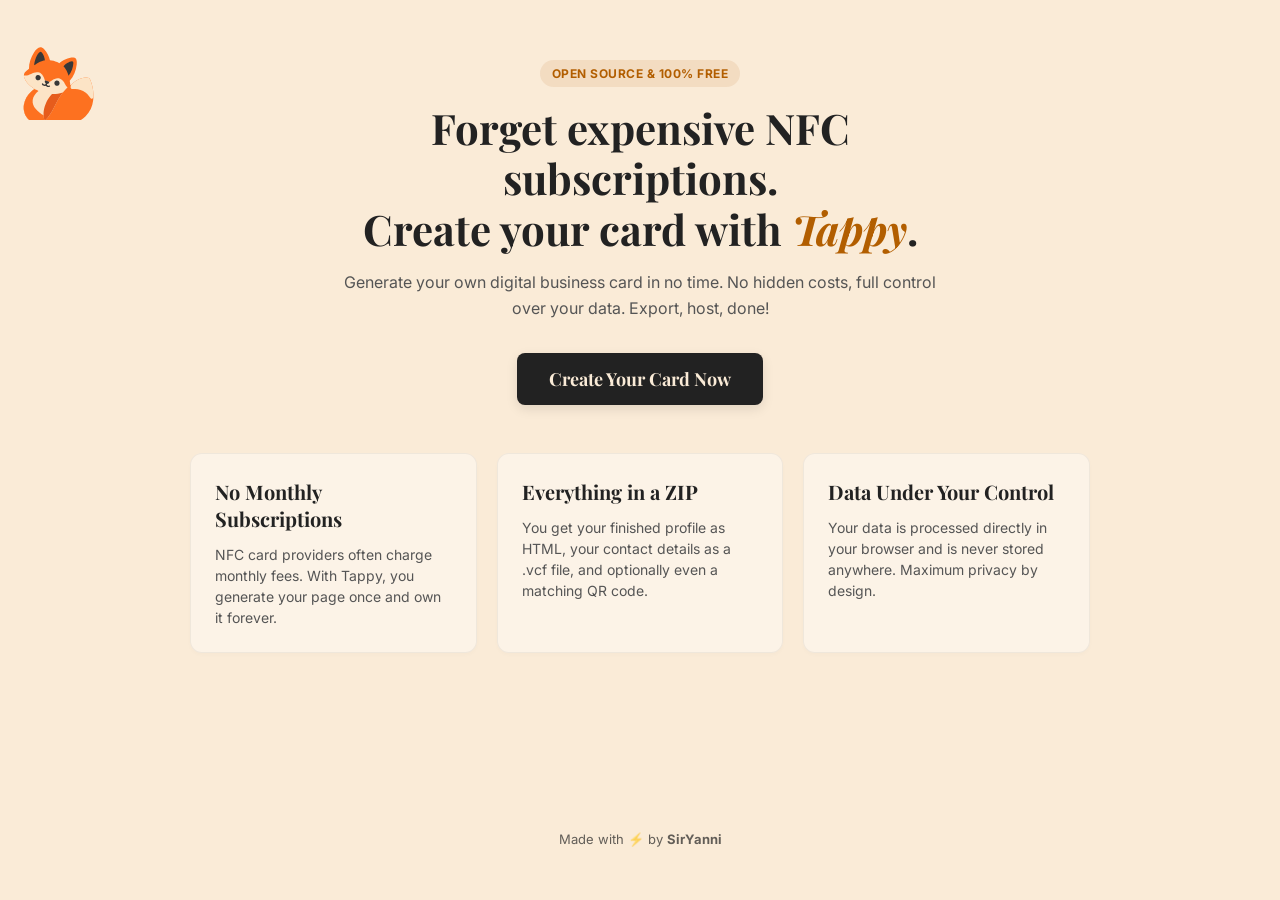
<file: index.html>
<!DOCTYPE html>
<html lang="en">
<head>
    <meta charset="UTF-8">
    <meta name="viewport" content="width=device-width, initial-scale=1.0">
    <title>Tappy NFC</title>
    <link rel="icon" type="image/svg+xml" href="./tappy-nobg.svg">
    <link rel="preconnect" href="https://fonts.googleapis.com">
    <link rel="preconnect" href="https://fonts.gstatic.com" crossorigin>
    <link href="https://fonts.googleapis.com/css2?family=Playfair+Display:ital,wght@0,400..900;1,400..900&family=Inter:wght@300..600&display=swap" rel="stylesheet">
    <link rel="stylesheet" href="landing.css">
</head>
<body>
    <img src="./tappy-nobg.svg" alt="Tappy Mascot" class="mascot-landing">
    <header class="hero-container">
        <div class="badge">Open Source & 100% Free</div>
        <h1 class="hero-title">Forget expensive NFC subscriptions. <br>Create your card with <span class="accent">Tappy</span>.</h1>
        <p class="hero-subtitle">
            Generate your own digital business card in no time. No hidden costs, full control over your data. Export, host, done!
        </p>
        
        <a href="./editor/" class="btn-primary">Create Your Card Now </a>
    </header>

    <main class="features-section">
        <div class="feature-card">
            <h3> No Monthly Subscriptions</h3>
            <p>NFC card providers often charge monthly fees. With Tappy, you generate your page once and own it forever.</p>
        </div>
        <div class="feature-card">
            <h3>Everything in a ZIP</h3>
            <p>You get your finished profile as HTML, your contact details as a .vcf file, and optionally even a matching QR code.</p>
        </div>
        <div class="feature-card">
            <h3> Data Under Your Control</h3>
            <p>Your data is processed directly in your browser and is never stored anywhere. Maximum privacy by design.</p>
        </div>
    </main>

    <footer class="landing-footer">
        <p>Made with ⚡ by <a href="https://github.com/siryanni" target="_blank">SirYanni</a></p>
    </footer>

</body>
</html>
</file>
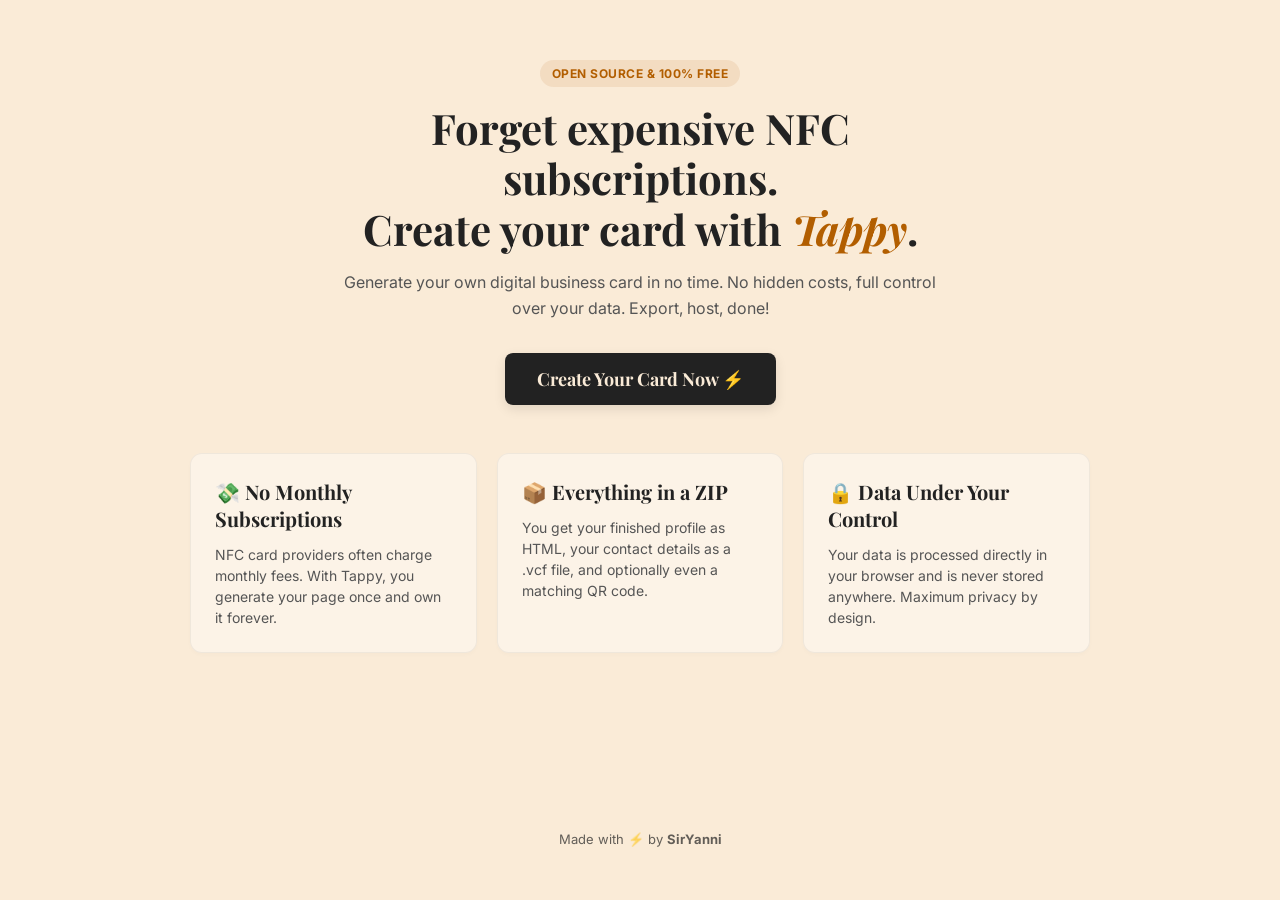
<file: main-project/index.html>
<!DOCTYPE html>
<html lang="en">
<head>
    <meta charset="UTF-8">
    <meta name="viewport" content="width=device-width, initial-scale=1.0">
    <title>Tappy ⚡ Free Digital NFC Business Cards</title>
    <link rel="preconnect" href="https://fonts.googleapis.com">
    <link rel="preconnect" href="https://fonts.gstatic.com" crossorigin>
    <link href="https://fonts.googleapis.com/css2?family=Playfair+Display:ital,wght@0,400..900;1,400..900&family=Inter:wght@300..600&display=swap" rel="stylesheet">
    <link rel="stylesheet" href="landing.css">
</head>
<body>

    <header class="hero-container">
        <div class="badge">Open Source & 100% Free</div>
        <h1 class="hero-title">Forget expensive NFC subscriptions. <br>Create your card with <span class="accent">Tappy</span>.</h1>
        <p class="hero-subtitle">
            Generate your own digital business card in no time. No hidden costs, full control over your data. Export, host, done!
        </p>
        
        <a href="./editor/" class="btn-primary">Create Your Card Now ⚡</a>
    </header>

    <main class="features-section">
        <div class="feature-card">
            <h3>💸 No Monthly Subscriptions</h3>
            <p>NFC card providers often charge monthly fees. With Tappy, you generate your page once and own it forever.</p>
        </div>
        <div class="feature-card">
            <h3>📦 Everything in a ZIP</h3>
            <p>You get your finished profile as HTML, your contact details as a .vcf file, and optionally even a matching QR code.</p>
        </div>
        <div class="feature-card">
            <h3>🔒 Data Under Your Control</h3>
            <p>Your data is processed directly in your browser and is never stored anywhere. Maximum privacy by design.</p>
        </div>
    </main>

    <footer class="landing-footer">
        <p>Made with ⚡ by <a href="https://github.com/siryanni" target="_blank">SirYanni</a></p>
    </footer>

</body>
</html>
</file>
<file: landing.css>
/* Tappy Landing Page Stylesheet */

body {
    background-color: antiquewhite;
    font-family: 'Inter', sans-serif;
    color: #222;
    margin: 0;
    padding: 40px 24px;
    display: flex;
    flex-direction: column;
    align-items: center;
    min-height: 100vh;
    box-sizing: border-box;
}

.hero-container {
    text-align: center;
    max-width: 600px;
    margin-bottom: 48px;
    margin-top: 20px;
}

.badge {
    display: inline-block;
    background-color: rgba(178, 94, 0, 0.1);
    color: #b25e00;
    font-size: 12px;
    font-weight: bold;
    padding: 6px 12px;
    border-radius: 20px;
    margin-bottom: 16px;
    text-transform: uppercase;
    letter-spacing: 0.5px;
}

.hero-title {
    font-family: 'Playfair Display', Georgia, serif;
    font-size: 42px;
    line-height: 1.2;
    margin: 0 0 16px 0;
}

.hero-title .accent {
    color: #b25e00;
    font-style: italic;
}

.hero-subtitle {
    font-size: 16px;
    line-height: 1.6;
    color: #555;
    margin: 0 0 32px 0;
}

.btn-primary {
    display: inline-block;
    font-family: 'Playfair Display', Georgia, serif;
    background-color: #222;
    color: antiquewhite;
    text-decoration: none;
    font-weight: bold;
    font-size: 18px;
    padding: 14px 32px;
    border-radius: 8px;
    box-shadow: 0 4px 12px rgba(0,0,0,0.1);
    transition: transform 0.2s, background-color 0.2s;
}

.btn-primary:hover {
    transform: translateY(-2px);
    background-color: #333;
}

.features-section {
    display: flex;
    gap: 20px;
    max-width: 900px;
    width: 100%;
    margin-bottom: 60px;
}

.feature-card {
    flex: 1;
    background-color: rgba(255, 255, 255, 0.4);
    border: 1px solid rgba(0, 0, 0, 0.05);
    padding: 24px;
    border-radius: 12px;
    box-shadow: 0 2px 4px rgba(0,0,0,0.02);
}

.feature-card h3 {
    font-family: 'Playfair Display', Georgia, serif;
    font-size: 20px;
    margin-top: 0;
    margin-bottom: 12px;
}

.feature-card p {
    font-size: 14px;
    line-height: 1.5;
    color: #555;
    margin: 0;
}

.landing-footer {
    margin-top: auto;
    font-size: 13px;
    opacity: 0.7;
}

.landing-footer a {
    color: #222;
    font-weight: bold;
    text-decoration: none;
}

@media (max-width: 768px) {
    .features-section {
        flex-direction: column;
    }
    .hero-title {
        font-size: 32px;
    }
}

.mascot-landing {
    position: absolute;
    top: 20px;
    left: 20px;
    width: 100px; 
    height: auto;
    z-index: 10;
}
</file>
<file: main-project/landing.css>
/* Tappy Landing Page Stylesheet */

body {
    background-color: antiquewhite;
    font-family: 'Inter', sans-serif;
    color: #222;
    margin: 0;
    padding: 40px 24px;
    display: flex;
    flex-direction: column;
    align-items: center;
    min-height: 100vh;
    box-sizing: border-box;
}

.hero-container {
    text-align: center;
    max-width: 600px;
    margin-bottom: 48px;
    margin-top: 20px;
}

.badge {
    display: inline-block;
    background-color: rgba(178, 94, 0, 0.1);
    color: #b25e00;
    font-size: 12px;
    font-weight: bold;
    padding: 6px 12px;
    border-radius: 20px;
    margin-bottom: 16px;
    text-transform: uppercase;
    letter-spacing: 0.5px;
}

.hero-title {
    font-family: 'Playfair Display', Georgia, serif;
    font-size: 42px;
    line-height: 1.2;
    margin: 0 0 16px 0;
}

.hero-title .accent {
    color: #b25e00;
    font-style: italic;
}

.hero-subtitle {
    font-size: 16px;
    line-height: 1.6;
    color: #555;
    margin: 0 0 32px 0;
}

.btn-primary {
    display: inline-block;
    font-family: 'Playfair Display', Georgia, serif;
    background-color: #222;
    color: antiquewhite;
    text-decoration: none;
    font-weight: bold;
    font-size: 18px;
    padding: 14px 32px;
    border-radius: 8px;
    box-shadow: 0 4px 12px rgba(0,0,0,0.1);
    transition: transform 0.2s, background-color 0.2s;
}

.btn-primary:hover {
    transform: translateY(-2px);
    background-color: #333;
}

.features-section {
    display: flex;
    gap: 20px;
    max-width: 900px;
    width: 100%;
    margin-bottom: 60px;
}

.feature-card {
    flex: 1;
    background-color: rgba(255, 255, 255, 0.4);
    border: 1px solid rgba(0, 0, 0, 0.05);
    padding: 24px;
    border-radius: 12px;
    box-shadow: 0 2px 4px rgba(0,0,0,0.02);
}

.feature-card h3 {
    font-family: 'Playfair Display', Georgia, serif;
    font-size: 20px;
    margin-top: 0;
    margin-bottom: 12px;
}

.feature-card p {
    font-size: 14px;
    line-height: 1.5;
    color: #555;
    margin: 0;
}

.landing-footer {
    margin-top: auto;
    font-size: 13px;
    opacity: 0.7;
}

.landing-footer a {
    color: #222;
    font-weight: bold;
    text-decoration: none;
}

/* Responsive Design für Smartphones */
@media (max-width: 768px) {
    .features-section {
        flex-direction: column;
    }
    .hero-title {
        font-size: 32px;
    }
}
</file>
